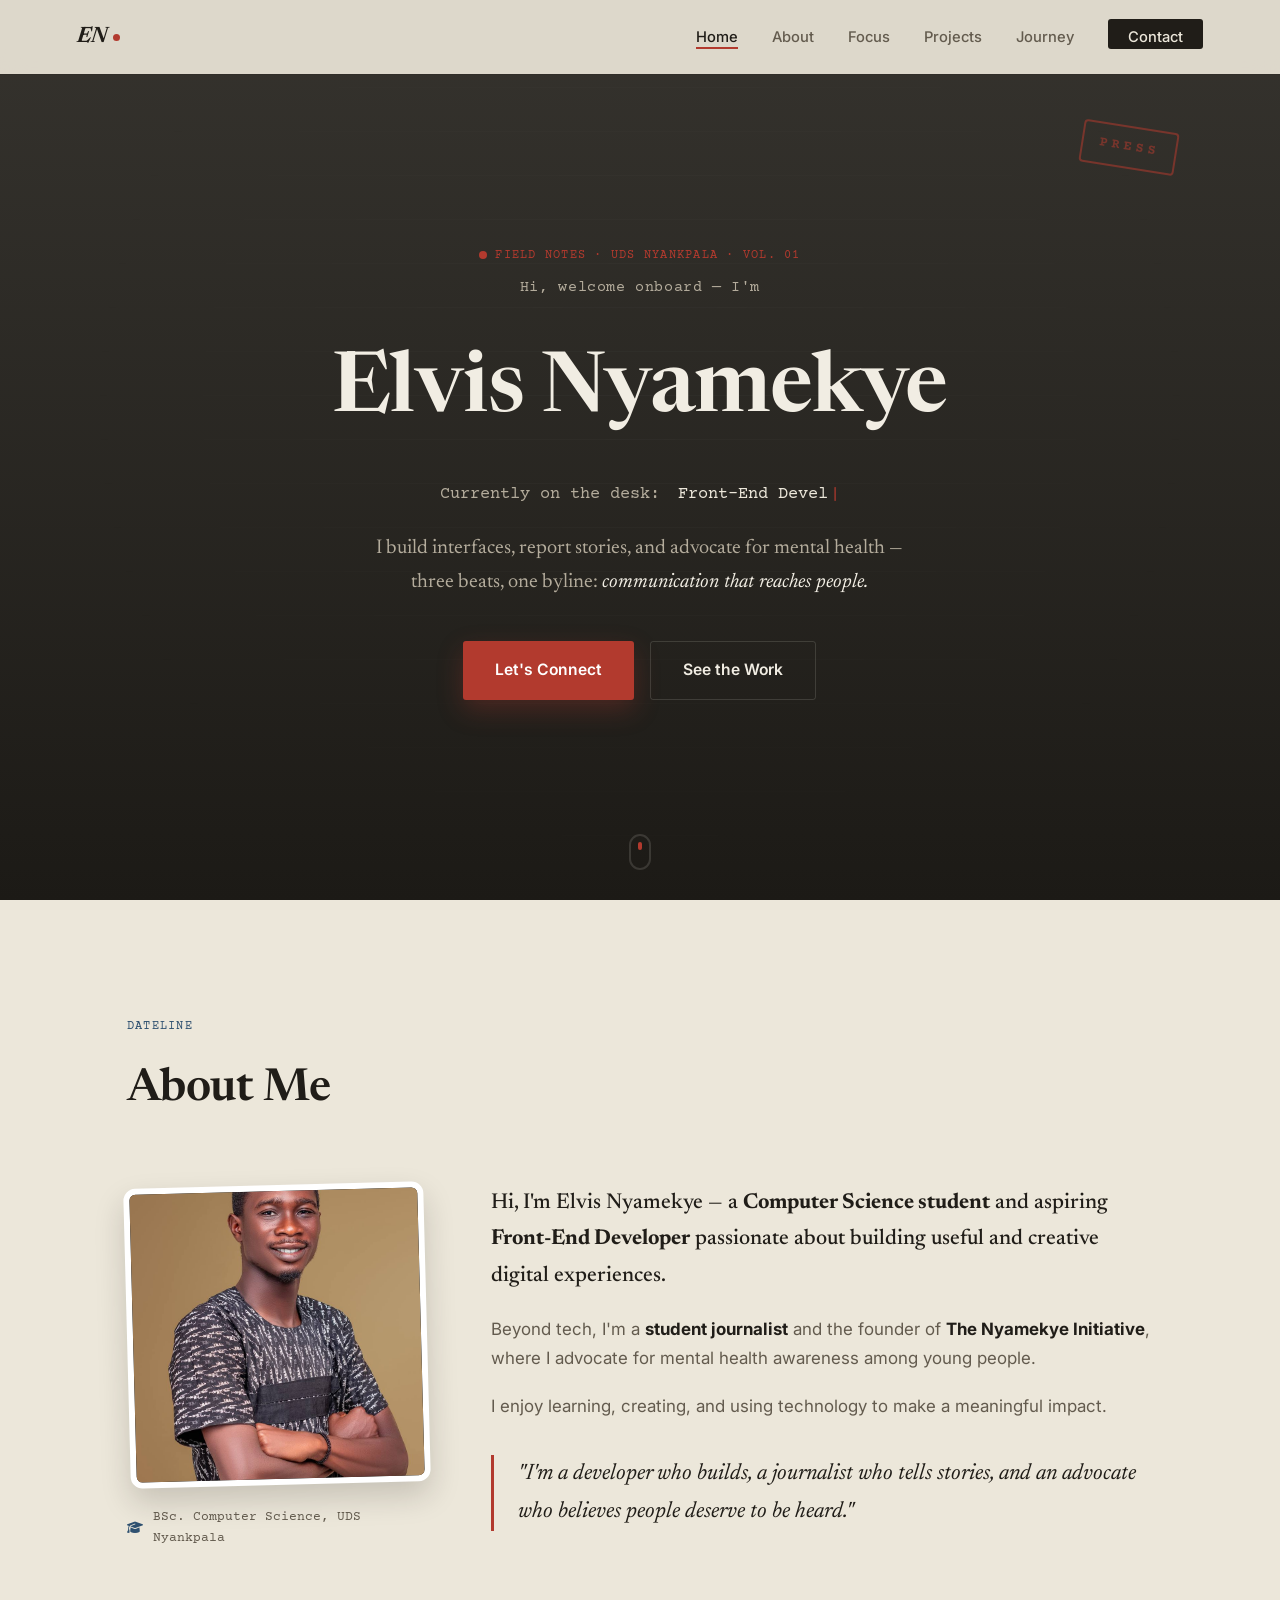
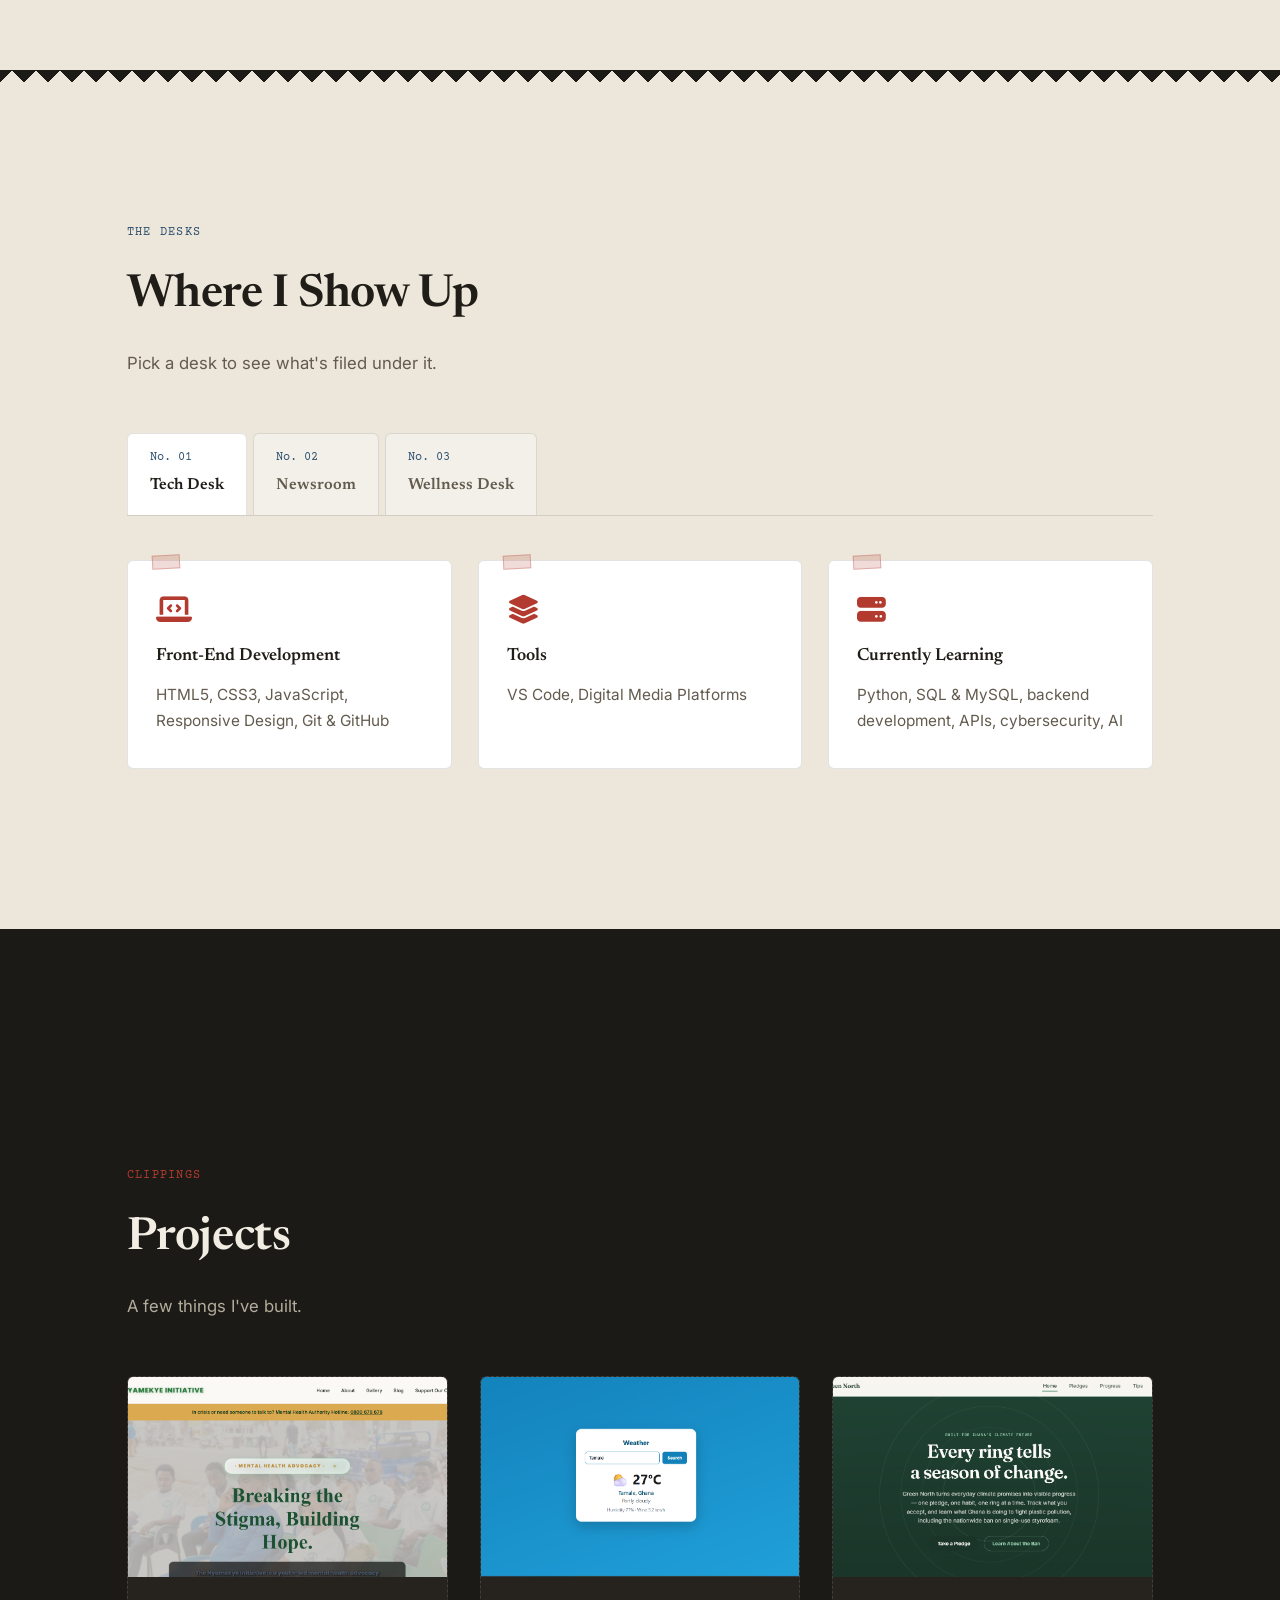
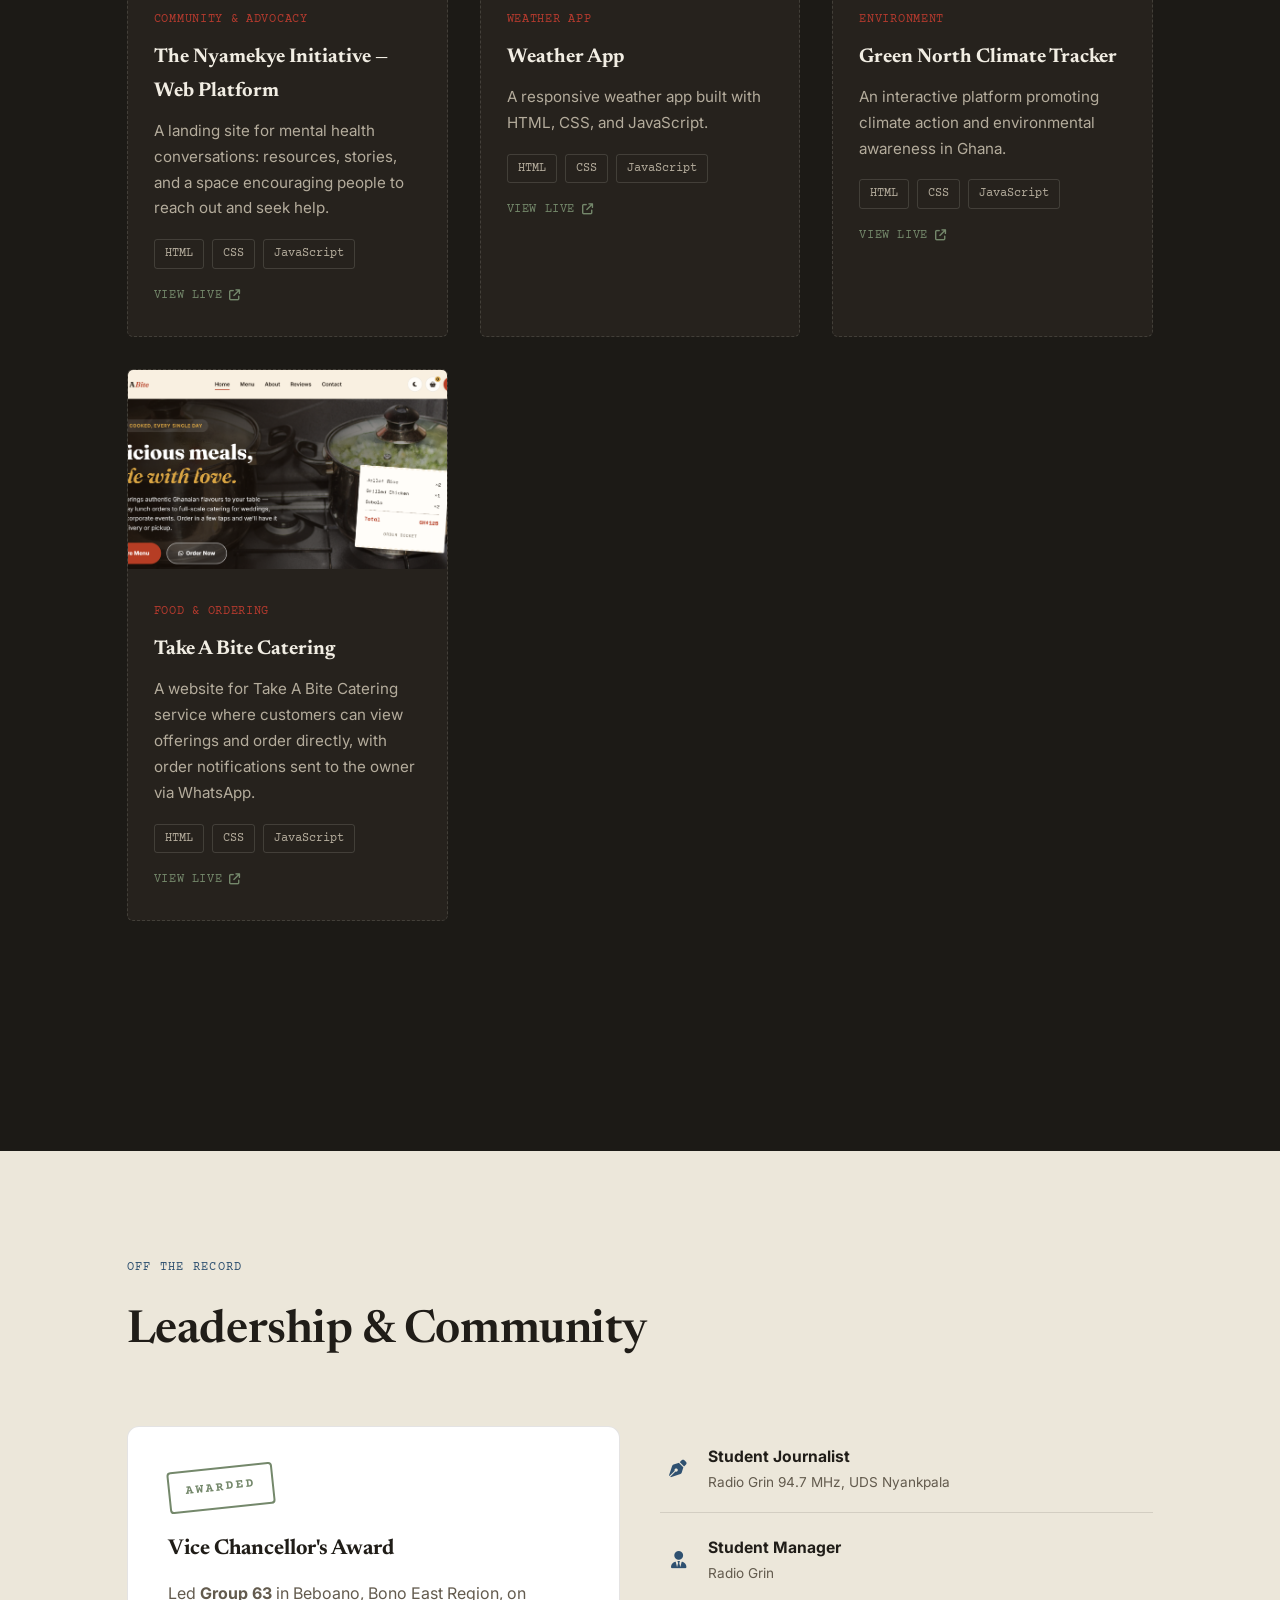
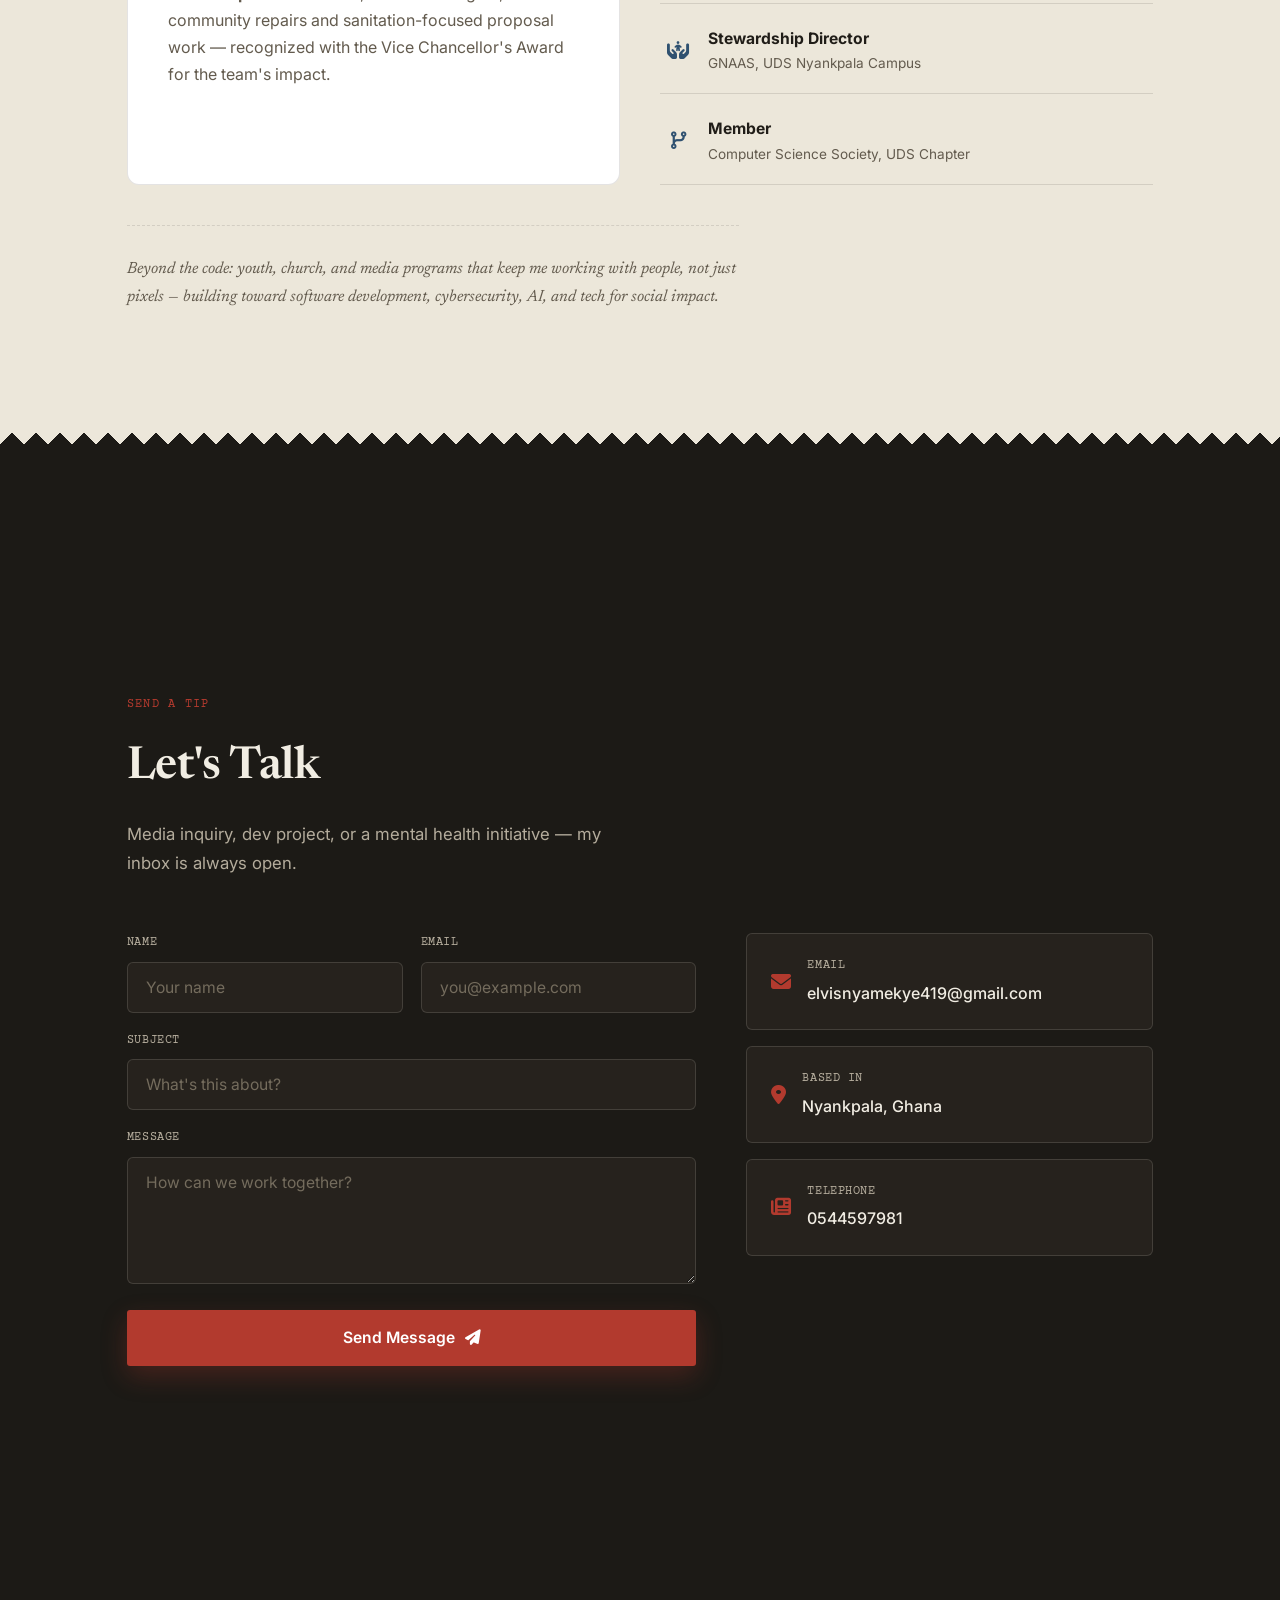
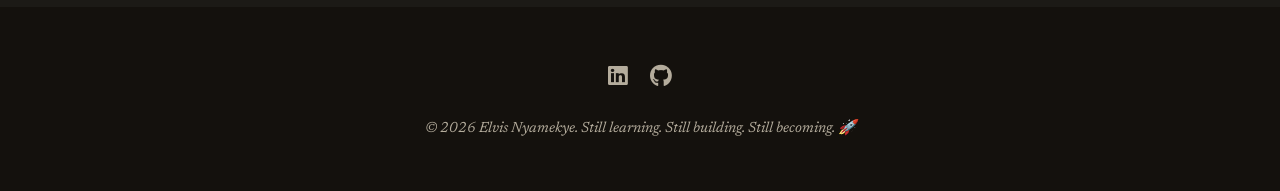
<file: index.html>
<!DOCTYPE html>
<html lang="en">
<head>
<meta charset="UTF-8">
<meta name="viewport" content="width=device-width, initial-scale=1.0">
<title>Elvis Nyamekye — Developer · Journalist · Advocate</title>
<meta name="description" content="Portfolio of Elvis Nyamekye — Front-End Developer, Student Journalist at Radio Grin 94.7, and Mental Health Advocate.">

<link rel="preconnect" href="https://fonts.googleapis.com">
<link rel="preconnect" href="https://fonts.gstatic.com" crossorigin>
<link href="https://fonts.googleapis.com/css2?family=Newsreader:ital,opsz,wght@0,6..72,400;0,6..72,500;0,6..72,600;0,6..72,700;1,6..72,500;1,6..72,600&family=Courier+Prime:wght@400;700&family=Inter:wght@400;500;600;700&display=swap" rel="stylesheet">
<link rel="stylesheet" href="https://cdnjs.cloudflare.com/ajax/libs/font-awesome/6.5.1/css/all.min.css">
<link rel="stylesheet" href="style.css">
</head>
<body>

<!-- ============ NAV ============ -->
<nav class="navbar" id="navbar">
  <a href="#hero" class="logo">EN<span class="logo-dot"></span></a>
  <button class="nav-toggle" id="navToggle" aria-label="Toggle menu" aria-expanded="false">
    <span></span><span></span><span></span>
  </button>
  <ul class="nav-links" id="navLinks">
    <li><a href="#hero">Home</a></li>
    <li><a href="#about">About</a></li>
    <li><a href="#focus">Focus</a></li>
    <li><a href="#projects">Projects</a></li>
    <li><a href="#journey">Journey</a></li>
    <li><a href="#contact" class="nav-cta">Contact</a></li>
  </ul>
</nav>

<!-- ============ HERO ============ -->
<header id="hero" class="hero">
  <div class="manuscript-field" aria-hidden="true"></div>
  <div class="press-stamp" aria-hidden="true">PRESS</div>

  <div class="hero-inner">
    <p class="eyebrow"><span class="status-dot"></span> FIELD NOTES · UDS NYANKPALA · VOL. 01</p>

    <p class="hero-greeting">Hi, welcome onboard — I'm</p>

    <h1 class="hero-title">
      Elvis Nyamekye
    </h1>

    <p class="hero-role">
      <span class="role-label">Currently on the desk:</span>
      <span class="role-cycle" id="roleCycle">Front-End Developer</span><span class="type-cursor">|</span>
    </p>

    <p class="hero-tagline">
      I build interfaces, report stories, and advocate for mental health — three
      beats, one byline: <em>communication that reaches people.</em>
    </p>

    <div class="cta-btns">
      <a href="#contact" class="btn primary">Let's Connect</a>
      <a href="#projects" class="btn ghost">See the Work</a>
    </div>
  </div>

  <a href="#about" class="scroll-cue" aria-label="Scroll to About">
    <span></span>
  </a>
</header>

<!-- ============ ABOUT ============ -->
<section id="about" class="container about-section">
  <div class="section-head">
    <span class="eyebrow dark">Dateline</span>
    <h2 class="section-title">About Me</h2>
  </div>

  <div class="about-grid">
    <div class="about-portrait">
      
      <div class="image-slot portrait" data-label="Add your photo — images/profile.jpg">
        <img src="Elviss.jpg" alt="Elvis Nyamekye" onerror="this.style.display='none'; this.parentElement.classList.add('img-missing')">
      </div>
      <div class="portrait-tag">
        <i class="fa-solid fa-graduation-cap"></i>
        <span>BSc. Computer Science, UDS Nyankpala</span>
      </div>
    </div>

    <div class="about-text">
      <p class="lede">Hi, I'm Elvis Nyamekye — a <strong>Computer Science student</strong>
        and aspiring <strong>Front-End Developer</strong> passionate about
        building useful and creative digital experiences.</p>

      <p>Beyond tech, I'm a <strong>student journalist</strong> and the
        founder of <strong>The Nyamekye Initiative</strong>, where I advocate
        for mental health awareness among young people.</p>

      <p>I enjoy learning, creating, and using technology to make a
        meaningful impact.</p>

      <blockquote class="pull-quote">
        "I'm a developer who builds, a journalist who tells stories, and an
        advocate who believes people deserve to be heard."
      </blockquote>
    </div>
  </div>
</section>

<div class="torn-divider torn-divider--down" aria-hidden="true"></div>

<!-- ============ FOCUS / SKILLS ============ -->
<section id="focus" class="focus-section">
  <div class="container">
    <div class="section-head">
      <span class="eyebrow dark">The Desks</span>
      <h2 class="section-title">Where I Show Up</h2>
      <p class="section-sub">Pick a desk to see what's filed under it.</p>
    </div>

    <div class="desk-tabs" id="deskTabs" role="tablist">
      <button class="desk-tab is-active" data-target="dev" role="tab" aria-selected="true">
        <span class="desk-no">No. 01</span><span>Tech Desk</span>
      </button>
      <button class="desk-tab" data-target="media" role="tab" aria-selected="false">
        <span class="desk-no">No. 02</span><span>Newsroom</span>
      </button>
      <button class="desk-tab" data-target="advocacy" role="tab" aria-selected="false">
        <span class="desk-no">No. 03</span><span>Wellness Desk</span>
      </button>
    </div>

    <div class="desk-panels">
      <div class="desk-panel is-active" id="dev">
        <div class="skill-card">
          <i class="fa-solid fa-laptop-code"></i>
          <h3>Front-End Development</h3>
          <p>HTML5, CSS3, JavaScript, Responsive Design, Git &amp; GitHub</p>
        </div>
        <div class="skill-card">
          <i class="fa-solid fa-layer-group"></i>
          <h3>Tools</h3>
          <p>VS Code, Digital Media Platforms</p>
        </div>
        <div class="skill-card">
          <i class="fa-solid fa-server"></i>
          <h3>Currently Learning</h3>
          <p>Python, SQL &amp; MySQL, backend development, APIs, cybersecurity, AI</p>
        </div>
      </div>

      <div class="desk-panel" id="media">
        <div class="skill-card">
          <i class="fa-solid fa-pen-nib"></i>
          <h3>Reporting &amp; Presenting</h3>
          <p>News writing, presenting, interviewing, storytelling — Radio Grin 94.7 MHz, UDS Nyankpala</p>
        </div>
        <div class="skill-card">
          <i class="fa-solid fa-share-nodes"></i>
          <h3>Production &amp; Socials</h3>
          <p>Media production, social media management, content creation</p>
        </div>
        <div class="skill-card">
          <i class="fa-solid fa-people-group"></i>
          <h3>Under Pressure</h3>
          <p>Public speaking, live presenting, working to deadline</p>
        </div>
      </div>

      <div class="desk-panel" id="advocacy">
        <div class="skill-card">
          <i class="fa-solid fa-heart-pulse"></i>
          <h3>The Nyamekye Initiative</h3>
          <p>Mental health awareness, suicide prevention, emotional wellbeing conversations</p>
        </div>
        <div class="skill-card">
          <i class="fa-solid fa-comments"></i>
          <h3>Stigma Reduction</h3>
          <p>Encouraging people to seek help and reminding them asking for help isn't weakness</p>
        </div>
        <div class="skill-card">
          <i class="fa-solid fa-hand-holding-heart"></i>
          <h3>Community Support</h3>
          <p>Platforms and conversations for people silently struggling — "Are you okay?"</p>
        </div>
      </div>
    </div>
  </div>
</section>

<!-- ============ PROJECTS ============ -->
<section id="projects" class="projects-section">
  <div class="container">
    <div class="section-head light">
      <span class="eyebrow">Clippings</span>
      <h2 class="section-title light">Projects</h2>
      <p class="section-sub light">A few things I've built.</p>
    </div>

    <div class="projects-grid">

      <a class="project-card" href="https://elvisnyamekye419-arch.github.io/The-Nyamekye-Initiative/" target="_blank" rel="noopener noreferrer" aria-label="View The Nyamekye Initiative live site">
        <div class="image-slot project-img" data-label="Add screenshot — images/project-1.jpg">
          <img src="the.png" alt="Project one preview" onerror="this.style.display='none'; this.parentElement.classList.add('img-missing')">
        </div>
        <div class="project-body">
          <span class="project-tag">Community &amp; Advocacy</span>
          <h3>The Nyamekye Initiative — Web Platform</h3>
          <p>A landing site for mental health conversations: resources, stories,
            and a space encouraging people to reach out and seek help.</p>
          <div class="project-stack">
            <span>HTML</span><span>CSS</span><span>JavaScript</span>
          </div>
          <span class="project-link">View Live <i class="fa-solid fa-arrow-up-right-from-square"></i></span>
        </div>
      </a>

      <a class="project-card" href="https://elvisnyamekye419-arch.github.io/Weather-App/" target="_blank" rel="noopener noreferrer" aria-label="View Weather App live site">
        <div class="image-slot project-img" data-label="Add screenshot — images/project-2.jpg">
          <img src="weather.png" alt="Project two preview" onerror="this.style.display='none'; this.parentElement.classList.add('img-missing')">
        </div>
        <div class="project-body">
          <span class="project-tag">Weather App</span>
          <h3>Weather App</h3>
          <p>A responsive weather app built with HTML, CSS, and JavaScript.</p>
          <div class="project-stack">
            <span>HTML</span><span>CSS</span><span>JavaScript</span>
          </div>
          <span class="project-link">View Live <i class="fa-solid fa-arrow-up-right-from-square"></i></span>
        </div>
      </a>

      <a class="project-card" href="https://elvisnyamekye419-arch.github.io/Green-North/" target="_blank" rel="noopener noreferrer" aria-label="View Green North Climate Tracker live site">
        <div class="image-slot project-img" data-label="Add screenshot — images/project-3.jpg">
          <img src="green.png" alt="Project three preview" onerror="this.style.display='none'; this.parentElement.classList.add('img-missing')">
        </div>
        <div class="project-body">
          <span class="project-tag">Environment</span>

<h3>Green North Climate Tracker</h3>
<p>An interactive platform promoting climate action and environmental awareness in Ghana.</p>

          <div class="project-stack">
            <span>HTML</span><span>CSS</span><span>JavaScript</span>
          </div>
          <span class="project-link">View Live <i class="fa-solid fa-arrow-up-right-from-square"></i></span>
        </div>
      </a>

      <a class="project-card" href="https://elvisnyamekye419-arch.github.io/catering-website/" target="_blank" rel="noopener noreferrer" aria-label="View Take A Bite Catering live site">
        <div class="image-slot project-img" data-label="Add screenshot — images/project-4.jpg">
          <img src="take.png" alt="Take A Bite Catering preview" onerror="this.style.display='none'; this.parentElement.classList.add('img-missing')">
        </div>
        <div class="project-body">
          <span class="project-tag">Food &amp; Ordering</span>
          <h3>Take A Bite Catering</h3>
          <p>A website for Take A Bite Catering service where customers can view
            offerings and order directly, with order notifications sent to the
            owner via WhatsApp.</p>
          <div class="project-stack">
            <span>HTML</span><span>CSS</span><span>JavaScript</span>
          </div>
          <span class="project-link">View Live <i class="fa-solid fa-arrow-up-right-from-square"></i></span>
        </div>
      </a>

    </div>
  </div>
</section>

<!-- ============ JOURNEY / LEADERSHIP ============ -->
<section id="journey" class="container journey-section">
  <div class="section-head">
    <span class="eyebrow dark">Off the Record</span>
    <h2 class="section-title">Leadership &amp; Community</h2>
  </div>

  <div class="journey-grid">
    <div class="journey-highlight">
      <div class="award-stamp"><span>Awarded</span></div>
      <h3>Vice Chancellor's Award</h3>
      <p>Led <strong>Group 63</strong> in Beboano, Bono East Region, on community
        repairs and sanitation-focused proposal work — recognized with the
        Vice Chancellor's Award for the team's impact.</p>
    </div>

    <ul class="role-list">
      <li>
        <i class="fa-solid fa-pen-nib"></i>
        <div><strong>Student Journalist</strong><span>Radio Grin 94.7 MHz, UDS Nyankpala</span></div>
      </li>
      <li>
        <i class="fa-solid fa-user-tie"></i>
        <div><strong>Student Manager</strong><span>Radio Grin</span></div>
      </li>
      <li>
        <i class="fa-solid fa-hands-holding-child"></i>
        <div><strong>Stewardship Director</strong><span>GNAAS, UDS Nyankpala Campus</span></div>
      </li>
      <li>
        <i class="fa-solid fa-code-branch"></i>
        <div><strong>Member</strong><span>Computer Science Society, UDS Chapter</span></div>
      </li>
    </ul>
  </div>

  <p class="journey-footer">Beyond the code: youth, church, and media programs
    that keep me working with people, not just pixels — building toward
    software development, cybersecurity, AI, and tech for social impact.</p>
</section>

<div class="torn-divider torn-divider--up" aria-hidden="true"></div>

<!-- ============ CONTACT ============ -->
<section id="contact" class="contact-section">
  <div class="container">
    <div class="section-head light">
      <span class="eyebrow">Send a Tip</span>
      <h2 class="section-title light">Let's Talk</h2>
      <p class="section-sub light">Media inquiry, dev project, or a mental health
        initiative — my inbox is always open.</p>
    </div>

    <div class="contact-wrapper">
      <form id="contact-form" novalidate>
        <div class="form-row">
          <div class="form-field">
            <label for="name">Name</label>
            <input type="text" id="name" name="name" placeholder="Your name" required>
          </div>
          <div class="form-field">
            <label for="email">Email</label>
            <input type="email" id="email" name="email" placeholder="you@example.com" required>
          </div>
        </div>
        <div class="form-field">
          <label for="subject">Subject</label>
          <input type="text" id="subject" name="subject" placeholder="What's this about?">
        </div>
        <div class="form-field">
          <label for="message">Message</label>
          <textarea id="message" name="message" rows="5" placeholder="How can we work together?" required></textarea>
        </div>
        <button type="submit" class="btn primary full">
          <span>Send Message</span> <i class="fa-solid fa-paper-plane"></i>
        </button>
        <p class="form-status" id="formStatus" role="status" aria-live="polite"></p>
      </form>

      <div class="contact-side">
        <div class="contact-card">
          <i class="fa-solid fa-envelope"></i>
          <div>
            <span>Email</span>
            <a href="mailto:elvisnyamekye419@gmail.com">elvisnyamekye419@gmail.com</a>
          </div>
        </div>
        <div class="contact-card">
          <i class="fa-solid fa-location-dot"></i>
          <div>
            <span>Based in</span>
            <a>Nyankpala, Ghana</a>
          </div>
        </div>
        <div class="contact-card">
          <i class="fa-solid fa-newspaper"></i>
          <div>
            <span>Telephone</span>
            <a>0544597981</a>
          </div>
        </div>
      </div>
    </div>
  </div>
</section>

<!-- ============ FOOTER ============ -->
<footer class="footer">
  <div class="social-links">
    <a href="https://www.linkedin.com/in/elvis-nyamekye-360402294?utm_source=share_via&utm_content=profile&utm_medium=member_android" target="_blank" rel="noopener" aria-label="LinkedIn"><i class="fab fa-linkedin"></i></a>
    <a href="https://github.com/elvisnyamekye419-arch" target="_blank" rel="noopener" aria-label="GitHub"><i class="fab fa-github"></i></a>
    
	</div>
    
  <p>&copy; 2026 Elvis Nyamekye. Still learning. Still building. Still becoming. 🚀</p>
</footer>

<!-- ============ BACK TO TOP ============ -->
<button id="backToTop" class="back-to-top" aria-label="Back to top">
  <i class="fa-solid fa-arrow-up"></i>
</button>

<script src="script.js"></script>
</body>
</html>
</file>
<file: style.css>
/* =========================================================
   ELVIS NYAMEKYE — PORTFOLIO
   Theme: "The Desk" — a working journalist's field notes.
   Newsprint paper, typewriter marks, redline edits, torn
   page dividers and rubber-stamped credentials tie the
   developer / journalist / advocate threads together.
   ========================================================= */

:root {
  /* -- Color tokens -- */
  --ink: #1C1A16;         /* near-black, warm printer's ink */
  --ink-soft: #26221D;    /* raised surface on dark sections */
  --paper: #ECE7DA;       /* soft newsprint */
  --paper-raised: #FFFFFF;
  --text-dark: #201D18;
  --text-muted: #635B4E;
  --text-light: #F1EDE3;
  --text-light-muted: #B4AC9C;

  --red: #B23A2E;    /* editor's red pen / advocacy */
  --blue: #2F5170;   /* carbon-copy blue / development */
  --sage: #74886B;   /* wellness green / growth */

  --border-soft: rgba(32, 29, 24, 0.12);
  --border-light: rgba(241, 237, 227, 0.14);

  /* -- Type tokens -- */
  --font-display: 'Newsreader', serif;
  --font-body: 'Inter', 'Segoe UI', sans-serif;
  --font-mono: 'Courier Prime', monospace;

  --radius-sm: 6px;
  --radius-md: 12px;
  --radius-lg: 18px;
}

/* -- Reset -- */
* { margin: 0; padding: 0; box-sizing: border-box; }

html { scroll-behavior: smooth; }

@media (prefers-reduced-motion: reduce) {
  html { scroll-behavior: auto; }
  * { animation-duration: 0.001ms !important; animation-iteration-count: 1 !important; transition-duration: 0.001ms !important; }
}

body {
  font-family: var(--font-body);
  color: var(--text-dark);
  background: var(--paper);
  line-height: 1.7;
  -webkit-font-smoothing: antialiased;
}

a { color: inherit; text-decoration: none; }
ul { list-style: none; }
img { max-width: 100%; display: block; }
button { font: inherit; cursor: pointer; border: none; background: none; }

:focus-visible {
  outline: 2px solid var(--blue);
  outline-offset: 3px;
}

.container { max-width: 1180px; margin: 0 auto; padding: 120px 6%; }

/* -- Eyebrow / labels -- */
.eyebrow {
  font-family: var(--font-mono);
  font-size: 0.78rem;
  letter-spacing: 0.1em;
  text-transform: uppercase;
  color: var(--red);
  display: inline-flex;
  align-items: center;
  gap: 8px;
}
.eyebrow.dark { color: var(--blue); }

.section-head { margin-bottom: 56px; max-width: 640px; }
.section-title {
  font-family: var(--font-display);
  font-weight: 600;
  font-size: clamp(2rem, 4vw, 2.85rem);
  margin-top: 14px;
  color: var(--text-dark);
  letter-spacing: -0.01em;
}
.section-title.light { color: var(--text-light); }
.section-sub { margin-top: 14px; color: var(--text-muted); font-size: 1.05rem; max-width: 46ch; }
.section-sub.light { color: var(--text-light-muted); }

/* =========================================================
   NAVIGATION
   ========================================================= */
.navbar {
  position: fixed;
  top: 0; left: 0; right: 0;
  z-index: 1000;
  display: flex;
  align-items: center;
  justify-content: space-between;
  padding: 18px 6%;
  padding-top: max(18px, env(safe-area-inset-top));
  border-bottom: 1px solid var(--border-soft);
}
/* blur lives on a pseudo-element: backdrop-filter on the navbar itself would
   trap the fixed mobile menu inside the navbar box */
.navbar::before {
  content: '';
  position: absolute;
  inset: 0;
  z-index: -1;
  background: rgba(236, 231, 218, 0.92);
  -webkit-backdrop-filter: blur(14px) saturate(140%);
  backdrop-filter: blur(14px) saturate(140%);
}

.logo {
  font-family: var(--font-display);
  font-weight: 700;
  font-style: italic;
  font-size: 1.4rem;
  color: var(--text-dark);
  display: inline-flex;
  align-items: center;
  gap: 6px;
  position: relative;
  z-index: 1002;
  transition: color 0.25s;
}
.logo-dot { width: 7px; height: 7px; border-radius: 50%; background: var(--red); display: inline-block; }

.nav-links { display: flex; align-items: center; gap: 34px; }
.nav-links li a {
  position: relative;
  font-size: 0.92rem;
  font-weight: 500;
  color: var(--text-muted);
  transition: color 0.25s;
  padding-bottom: 3px;
}
.nav-links li a::after {
  content: '';
  position: absolute; left: 0; bottom: 0;
  width: 0; height: 2px;
  background: var(--red);
  transition: width 0.25s ease;
}
.nav-links li a:hover { color: var(--text-dark); }
.nav-links li a:hover::after,
.nav-links li a.is-active::after { width: 100%; }
.nav-links li a.is-active { color: var(--text-dark); }
.nav-cta {
  background: var(--text-dark);
  color: var(--paper) !important;
  padding: 9px 20px;
  border-radius: 3px;
}
.nav-cta::after { display: none; }
.nav-links li a.nav-cta.is-active { background: var(--red); color: #fff !important; }
.nav-cta:hover { background: var(--red) !important; color: #fff !important; }

.nav-toggle {
  display: none;
  position: relative;
  z-index: 1002;
  flex-direction: column;
  align-items: center;
  justify-content: center;
  gap: 5px;
  width: 46px;
  height: 46px;
  margin-right: -10px;
  -webkit-tap-highlight-color: transparent;
}
.nav-toggle span {
  display: block;
  flex-shrink: 0;
  width: 24px;
  height: 2px;
  background: var(--text-dark);
  border-radius: 2px;
  transition: transform 0.3s ease, opacity 0.2s ease, background 0.25s ease;
}
.nav-toggle.is-open span:nth-child(1) { transform: translateY(7px) rotate(45deg); }
.nav-toggle.is-open span:nth-child(2) { opacity: 0; }
.nav-toggle.is-open span:nth-child(3) { transform: translateY(-7px) rotate(-45deg); }
body.menu-open { overflow: hidden; }

/* =========================================================
   HERO
   ========================================================= */
.hero {
  position: relative;
  min-height: 100vh;
  display: flex;
  flex-direction: column;
  align-items: center;
  justify-content: center;
  text-align: center;
  background:
    linear-gradient(180deg, rgba(28,26,22,0.88) 0%, rgba(28,26,22,0.94) 55%, var(--ink) 100%),
    url('https://images.unsplash.com/photo-1509217601088-8610fed0fc44?fm=jpg&q=80&w=2400&auto=format&fit=crop')
      center 35% / cover no-repeat;
  color: var(--text-light);
  overflow: hidden;
  padding: 140px 6% 100px;
}

/* faint ruled manuscript lines, pure CSS texture */
.manuscript-field {
  position: absolute;
  inset: 0;
  pointer-events: none;
  background-image: repeating-linear-gradient(
    to bottom,
    transparent 0,
    transparent 43px,
    rgba(241, 237, 227, 0.05) 44px
  );
  mask-image: radial-gradient(circle at 50% 45%, black 0%, transparent 72%);
}

.press-stamp {
  position: absolute;
  top: 14%;
  right: 8%;
  font-family: var(--font-mono);
  font-weight: 700;
  font-size: 0.85rem;
  letter-spacing: 0.3em;
  color: var(--red);
  border: 2px solid var(--red);
  padding: 8px 16px;
  border-radius: 4px;
  transform: rotate(9deg);
  opacity: 0.55;
}

.hero-inner { position: relative; z-index: 2; max-width: 780px; }

.status-dot {
  width: 8px; height: 8px; border-radius: 50%;
  background: var(--red);
  display: inline-block;
  animation: pulseDot 1.6s ease-in-out infinite;
}
@keyframes pulseDot {
  0%, 100% { opacity: 1; box-shadow: 0 0 0 0 rgba(178,58,46,0.5); }
  50% { opacity: 0.5; box-shadow: 0 0 0 6px rgba(178,58,46,0); }
}

.hero-title {
  font-family: var(--font-display);
  font-weight: 600;
  font-size: clamp(2.8rem, 8vw, 5.2rem);
  letter-spacing: -0.01em;
  margin: 20px 0 18px;
  color: var(--text-light);
}

.hero-greeting {
  font-family: var(--font-mono);
  font-size: 0.95rem;
  letter-spacing: 0.04em;
  color: var(--text-light-muted);
  margin-top: 8px;
}

.hero-role {
  font-family: var(--font-mono);
  font-size: 1.05rem;
  color: var(--text-light-muted);
  margin-bottom: 22px;
  min-height: 1.6em;
}
.role-label { margin-right: 8px; }
.role-cycle { color: var(--paper); }
.type-cursor {
  color: var(--red);
  margin-left: 2px;
  animation: blinkCursor 1s step-end infinite;
}
@keyframes blinkCursor { 0%, 100% { opacity: 1; } 50% { opacity: 0; } }

.hero-tagline {
  font-family: var(--font-display);
  font-size: 1.25rem;
  color: var(--text-light-muted);
  max-width: 560px;
  margin: 0 auto 42px;
}
.hero-tagline em { color: var(--text-light); font-style: italic; }

.cta-btns { display: flex; gap: 16px; justify-content: center; flex-wrap: wrap; }

.btn {
  padding: 15px 32px;
  border-radius: 3px;
  font-weight: 600;
  font-size: 0.98rem;
  display: inline-flex;
  align-items: center;
  gap: 10px;
  transition: all 0.28s ease;
}
.btn.primary { background: var(--red); color: #fff; box-shadow: 0 10px 26px rgba(178,58,46,0.28); }
.btn.primary:hover { background: #963026; transform: translateY(-2px); box-shadow: 0 12px 30px rgba(178,58,46,0.34); }
.btn.ghost { border: 1.5px solid var(--border-light); color: var(--text-light); }
.btn.ghost:hover { border-color: var(--paper); color: var(--paper); }
.btn.full { width: 100%; justify-content: center; margin-top: 8px; }

.scroll-cue {
  position: absolute; bottom: 30px; left: 50%; transform: translateX(-50%);
  width: 22px; height: 36px; border: 2px solid var(--border-light); border-radius: 20px;
  z-index: 2;
}
.scroll-cue span {
  position: absolute; top: 6px; left: 50%; transform: translateX(-50%);
  width: 4px; height: 8px; border-radius: 3px; background: var(--red);
  animation: scrollCue 1.8s ease infinite;
}
@keyframes scrollCue { 0% { opacity: 1; top: 6px; } 100% { opacity: 0; top: 18px; } }

/* =========================================================
   TORN PAPER DIVIDER (recurring signature element)
   ========================================================= */
.torn-divider {
  height: 26px;
  background-color: var(--paper);
}
.torn-divider--down {
  background-image: linear-gradient(135deg, var(--ink) 25%, transparent 25%),
                     linear-gradient(225deg, var(--ink) 25%, transparent 25%);
  background-position: 0 0;
  background-size: 24px 26px;
  background-repeat: repeat-x;
}
.torn-divider--up {
  background-color: var(--ink);
  background-image: linear-gradient(135deg, var(--paper) 25%, transparent 25%),
                     linear-gradient(225deg, var(--paper) 25%, transparent 25%);
  background-position: 0 0;
  background-size: 24px 26px;
  background-repeat: repeat-x;
}

/* =========================================================
   ABOUT
   ========================================================= */
.about-section { padding-top: 110px; }

.about-grid {
  display: grid;
  grid-template-columns: 300px 1fr;
  gap: 64px;
  align-items: start;
}

.about-portrait { position: sticky; top: 110px; }
.image-slot.portrait {
  aspect-ratio: 1 / 1;
  border-radius: var(--radius-md);
  overflow: hidden;
  background: var(--ink);
  border: 6px solid #fff;
  box-shadow: 0 14px 30px rgba(32,29,24,0.18);
  transform: rotate(-1.5deg);
}
.image-slot.portrait img { width: 100%; height: 100%; object-fit: cover; }

.portrait-tag {
  margin-top: 22px;
  display: flex; align-items: center; gap: 10px;
  font-family: var(--font-mono);
  font-size: 0.8rem;
  color: var(--text-muted);
}
.portrait-tag i { color: var(--blue); }

.about-text .lede { font-family: var(--font-display); font-size: 1.35rem; font-weight: 500; color: var(--text-dark); margin-bottom: 20px; }
.about-text p { margin-bottom: 20px; font-size: 1.06rem; color: var(--text-muted); max-width: 62ch; }
.about-text strong { color: var(--text-dark); }

.pull-quote {
  font-family: var(--font-display);
  font-style: italic;
  font-size: 1.4rem;
  color: var(--text-dark);
  border-left: 3px solid var(--red);
  padding-left: 24px;
  margin-top: 34px;
  max-width: 56ch;
}

/* =========================================================
   FOCUS / DESK TABS
   ========================================================= */
.focus-section { background: var(--paper); padding-bottom: 40px; }

.desk-tabs {
  display: flex;
  gap: 6px;
  flex-wrap: wrap;
  margin-bottom: 0;
}
.desk-tab {
  display: flex; flex-direction: column; align-items: flex-start; gap: 4px;
  padding: 14px 22px 16px;
  border-radius: var(--radius-sm) var(--radius-sm) 0 0;
  color: var(--text-muted);
  background: rgba(255,255,255,0.4);
  border: 1px solid var(--border-soft);
  border-bottom: none;
  transition: 0.25s;
}
.desk-no { font-family: var(--font-mono); font-size: 0.72rem; color: var(--blue); }
.desk-tab span:last-child { font-weight: 600; font-size: 1rem; font-family: var(--font-display); }
.desk-tab:hover { color: var(--text-dark); }
.desk-tab.is-active { color: var(--text-dark); background: var(--paper-raised); border-color: var(--border-soft); position: relative; z-index: 2; }

.desk-panels { border-top: 1px solid var(--border-soft); padding-top: 44px; }

.desk-panel {
  display: none;
  grid-template-columns: repeat(auto-fit, minmax(260px, 1fr));
  gap: 26px;
  animation: fadeUp 0.4s ease;
}
.desk-panel.is-active { display: grid; }

@keyframes fadeUp { from { opacity: 0; transform: translateY(10px); } to { opacity: 1; transform: translateY(0); } }

.skill-card {
  background: var(--paper-raised);
  border: 1px solid var(--border-soft);
  border-radius: var(--radius-sm);
  padding: 34px 28px;
  transition: 0.3s;
  position: relative;
}
.skill-card::before {
  content: '';
  position: absolute; top: -6px; left: 24px;
  width: 26px; height: 12px;
  background: rgba(178,58,46,0.18);
  border: 1px solid rgba(178,58,46,0.3);
  transform: rotate(-3deg);
}
.skill-card:hover { transform: translateY(-6px); box-shadow: 0 16px 34px rgba(32,29,24,0.1); }
.skill-card i { font-size: 1.8rem; color: var(--red); margin-bottom: 18px; display: block; }
.skill-card h3 { font-size: 1.1rem; margin-bottom: 10px; font-family: var(--font-display); font-weight: 600; }
.skill-card p { color: var(--text-muted); font-size: 0.96rem; }

/* =========================================================
   PROJECTS ("Clippings")
   ========================================================= */
.projects-section { background: var(--ink); padding: 110px 0; }

.projects-grid {
  display: grid;
  grid-template-columns: repeat(auto-fit, minmax(320px, 1fr));
  gap: 32px;
}

.project-card {
  display: block;
  background: var(--ink-soft);
  border: 1px dashed var(--border-light);
  border-radius: var(--radius-sm);
  overflow: hidden;
  transition: 0.3s;
  counter-increment: clipping;
}
.project-card:hover { transform: translateY(-6px); border-color: var(--red); }

.project-link {
  display: inline-flex;
  align-items: center;
  gap: 7px;
  margin-top: 16px;
  font-family: var(--font-mono);
  font-size: 0.76rem;
  letter-spacing: 0.05em;
  text-transform: uppercase;
  color: var(--sage);
  transition: 0.25s;
}
.project-link i { font-size: 0.7rem; }
.project-card:hover .project-link { color: var(--red); gap: 10px; }

.image-slot.project-img { aspect-ratio: 16 / 10; background: #14110D; }
.image-slot.project-img img { width: 100%; height: 100%; object-fit: cover; filter: grayscale(0.15); }

.project-body { padding: 26px 26px 30px; position: relative; }
.project-tag {
  font-family: var(--font-mono); font-size: 0.72rem; letter-spacing: 0.06em;
  text-transform: uppercase; color: var(--red);
}
.project-body h3 { font-family: var(--font-display); font-size: 1.25rem; color: var(--text-light); margin: 10px 0 10px; }
.project-body p { color: var(--text-light-muted); font-size: 0.95rem; margin-bottom: 18px; }
.project-stack { display: flex; gap: 8px; flex-wrap: wrap; }
.project-stack span {
  font-family: var(--font-mono); font-size: 0.72rem;
  border: 1px solid var(--border-light); color: var(--text-light-muted);
  padding: 4px 10px; border-radius: 3px;
}

/* =========================================================
   IMAGE PLACEHOLDER STATE (shown when the img fails to load)
   ========================================================= */
.image-slot { position: relative; }
.image-slot::after {
  content: attr(data-label);
  position: absolute; inset: 0;
  display: none;
  align-items: center; justify-content: center;
  text-align: center;
  padding: 20px;
  font-family: var(--font-mono);
  font-size: 0.78rem;
  color: var(--text-light-muted);
  background: repeating-linear-gradient(135deg, rgba(255,255,255,0.03) 0 10px, rgba(255,255,255,0.06) 10px 20px);
}
.image-slot::before {
  content: '\f030'; /* fa camera */
  font-family: 'Font Awesome 6 Free'; font-weight: 900;
  position: absolute; top: 50%; left: 50%; transform: translate(-50%, -140%);
  font-size: 1.6rem; color: var(--text-light-muted);
  display: none;
}
.image-slot.img-missing::after,
.image-slot.img-missing::before { display: flex; }
.image-slot.img-missing::before { display: block; }

/* =========================================================
   JOURNEY ("Off the Record")
   ========================================================= */
.journey-section { padding-top: 100px; }

.journey-grid {
  display: grid;
  grid-template-columns: 1fr 1fr;
  gap: 40px;
  margin-bottom: 40px;
}

.journey-highlight {
  background: var(--paper-raised);
  border: 1px solid var(--border-soft);
  border-radius: var(--radius-md);
  padding: 40px;
  position: relative;
}
.award-stamp {
  display: inline-flex;
  align-items: center;
  justify-content: center;
  font-family: var(--font-mono);
  font-weight: 700;
  font-size: 0.8rem;
  letter-spacing: 0.16em;
  text-transform: uppercase;
  color: var(--sage);
  border: 2px solid var(--sage);
  border-radius: 4px;
  padding: 8px 16px;
  transform: rotate(-6deg);
  margin-bottom: 22px;
}
.journey-highlight h3 { font-family: var(--font-display); font-size: 1.35rem; margin-bottom: 12px; }
.journey-highlight p { color: var(--text-muted); }

.role-list { display: flex; flex-direction: column; gap: 4px; }
.role-list li {
  display: flex; align-items: center; gap: 18px;
  padding: 18px 6px;
  border-bottom: 1px solid var(--border-soft);
}
.role-list li i { color: var(--blue); font-size: 1.1rem; width: 24px; text-align: center; }
.role-list li div { display: flex; flex-direction: column; }
.role-list li strong { font-size: 0.98rem; }
.role-list li span { font-size: 0.85rem; color: var(--text-muted); }

.journey-footer {
  max-width: 68ch;
  color: var(--text-muted);
  font-size: 1.02rem;
  font-family: var(--font-display);
  font-style: italic;
  border-top: 1px dashed var(--border-soft);
  padding-top: 30px;
}

/* =========================================================
   CONTACT ("Send a Tip")
   ========================================================= */
.contact-section { background: var(--ink); padding: 110px 0 90px; }

.contact-wrapper {
  display: grid;
  grid-template-columns: 1.4fr 1fr;
  gap: 50px;
}

.form-row { display: grid; grid-template-columns: 1fr 1fr; gap: 18px; }

.form-field { margin-bottom: 18px; display: flex; flex-direction: column; gap: 8px; }
.form-field label {
  font-family: var(--font-mono); font-size: 0.75rem; letter-spacing: 0.05em;
  text-transform: uppercase; color: var(--text-light-muted);
}
.form-field input, .form-field textarea {
  width: 100%;
  padding: 15px 18px;
  border-radius: var(--radius-sm);
  border: 1px solid var(--border-light);
  background: var(--ink-soft);
  color: var(--text-light);
  font-family: var(--font-body);
  font-size: 0.98rem;
  resize: vertical;
}
.form-field input::placeholder, .form-field textarea::placeholder { color: #746C5D; }
.form-field input:focus, .form-field textarea:focus { outline: none; border-color: var(--red); }

.form-status { margin-top: 14px; font-size: 0.9rem; color: var(--sage); min-height: 1.2em; }

.contact-side { display: flex; flex-direction: column; gap: 16px; }
.contact-card {
  display: flex; align-items: center; gap: 16px;
  background: var(--ink-soft);
  border: 1px solid var(--border-light);
  border-radius: var(--radius-sm);
  padding: 22px 24px;
}
.contact-card i { font-size: 1.25rem; color: var(--red); }
.contact-card span { display: block; font-family: var(--font-mono); font-size: 0.72rem; color: var(--text-light-muted); text-transform: uppercase; letter-spacing: 0.05em; margin-bottom: 4px; }
.contact-card a { color: var(--text-light); font-weight: 500; }

/* =========================================================
   FOOTER
   ========================================================= */
.footer {
  background: #14110D;
  color: var(--text-light-muted);
  text-align: center;
  padding: 50px 6%;
}
.social-links { margin-bottom: 20px; display: flex; justify-content: center; gap: 22px; }
.social-links a { font-size: 1.4rem; color: var(--text-light-muted); transition: 0.25s; }
.social-links a:hover { color: var(--red); }
.footer p { font-family: var(--font-display); font-style: italic; font-size: 0.92rem; }

/* =========================================================
   BACK TO TOP
   ========================================================= */
.back-to-top {
  position: fixed;
  left: 28px;
  bottom: 28px;
  z-index: 900;
  width: 48px;
  height: 48px;
  display: flex;
  align-items: center;
  justify-content: center;
  border-radius: 50%;
  background: var(--red);
  color: #fff;
  font-size: 1.05rem;
  box-shadow: 0 10px 26px rgba(178,58,46,0.32);
  opacity: 0;
  visibility: hidden;
  transform: translateY(12px);
  transition: opacity 0.3s ease, transform 0.3s ease, background 0.25s ease, visibility 0.3s;
}
.back-to-top.is-visible {
  opacity: 1;
  visibility: visible;
  transform: translateY(0);
}
.back-to-top:hover { background: #963026; transform: translateY(-3px); }

/* =========================================================
   RESPONSIVE
   ========================================================= */
@media (max-width: 860px) {
  .about-grid { grid-template-columns: 1fr; }
  .about-portrait { position: static; max-width: 260px; }
  .journey-grid { grid-template-columns: 1fr; }
  .contact-wrapper { grid-template-columns: 1fr; }
}

@media (max-width: 860px) {
  .nav-toggle { display: flex; }

  /* full-screen slide-in menu */
  .nav-links {
    position: fixed;
    top: 0; left: 0; right: 0; bottom: 0;
    width: 100%;
    height: 100vh;
    height: 100dvh;
    z-index: 1001;
    background: var(--ink);
    flex-direction: column;
    align-items: center;
    justify-content: center;
    gap: 6px;
    padding: 90px 8% 40px;
    opacity: 0;
    visibility: hidden;
    transform: translateY(-16px);
    transition: opacity 0.3s ease, transform 0.3s ease, visibility 0.3s;
    overflow-y: auto;
  }
  .nav-links.is-open { opacity: 1; visibility: visible; transform: translateY(0); }

  .nav-links li { width: 100%; text-align: center; }
  .nav-links li a {
    display: block;
    padding: 14px 16px;
    font-family: var(--font-display);
    font-size: 1.9rem;
    font-weight: 500;
    color: var(--text-light-muted);
  }
  .nav-links li a::after { display: none; }
  .nav-links li a:hover,
  .nav-links li a.is-active { color: var(--text-light); }
  .nav-links li a.is-active { font-style: italic; }
  .nav-links li a.is-active::before {
    content: '';
    display: inline-block;
    width: 8px; height: 8px;
    margin-right: 12px;
    border-radius: 50%;
    background: var(--red);
    vertical-align: middle;
  }
  .nav-links li a.nav-cta {
    display: inline-block;
    margin-top: 18px;
    padding: 14px 40px;
    font-family: var(--font-body);
    font-size: 1.05rem;
    font-weight: 600;
    background: var(--red);
    color: #fff !important;
    border-radius: 3px;
  }
  .nav-links li a.nav-cta.is-active::before { display: none; }
  .nav-links li a.nav-cta.is-active { font-style: normal; }

  /* light logo + hamburger while the dark menu is open */
  .navbar.menu-open .logo { color: var(--text-light); }
  .navbar.menu-open .nav-toggle span { background: var(--text-light); }
  .navbar.menu-open { border-bottom-color: transparent; }
}

@media (max-width: 700px) {
  .container { padding: 90px 6%; }
  .form-row { grid-template-columns: 1fr; }
  .press-stamp { top: 96px; right: 6%; font-size: 0.65rem; padding: 6px 10px; }
  .hero { padding: 130px 6% 90px; }
  .role-label { display: block; margin: 0 0 4px; }
  .hero-role { font-size: 0.95rem; }
  .hero-tagline { font-size: 1.12rem; }
  .back-to-top { left: 18px; bottom: 18px; width: 42px; height: 42px; font-size: 0.95rem; }
}
</file>
